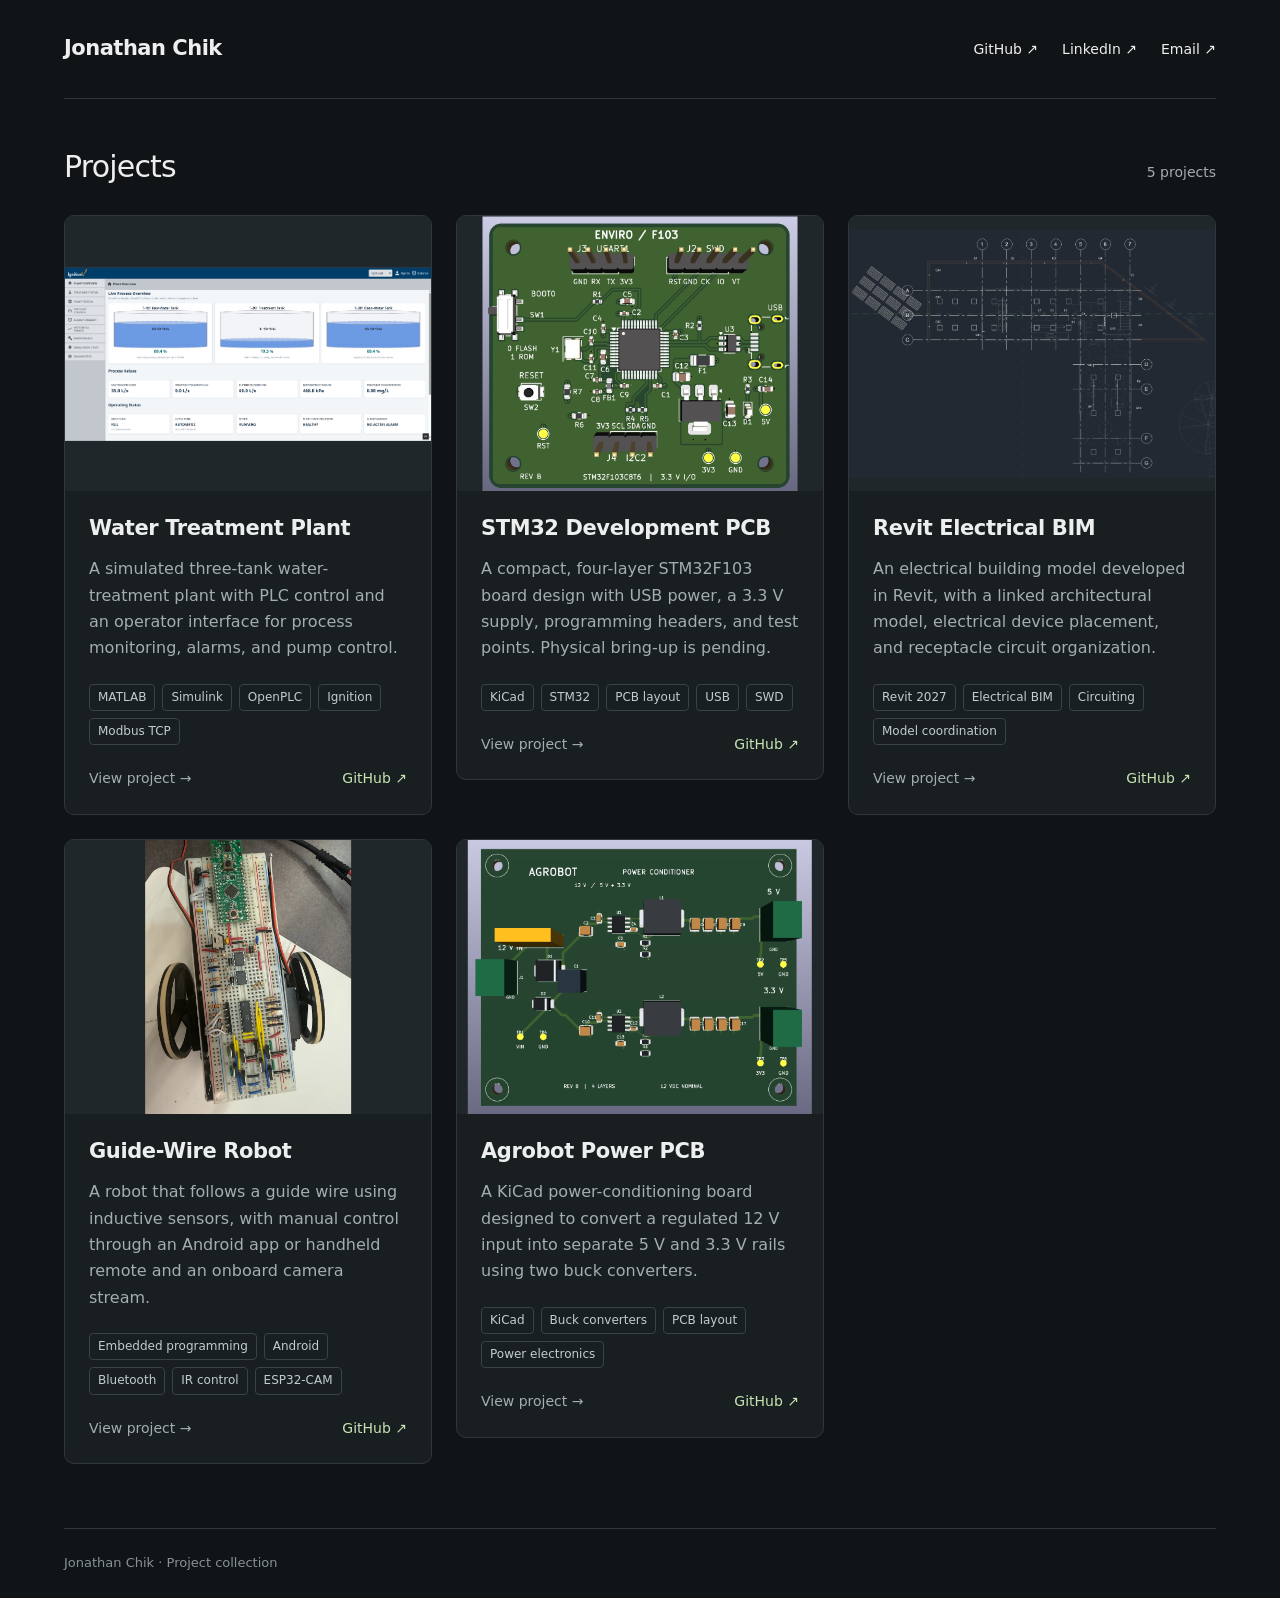
<file: index.html>
<!doctype html>
<html lang="en"><head><meta charset="UTF-8"><meta name="viewport" content="width=device-width, initial-scale=1"><meta name="description" content="Engineering projects by Jonathan Chik."><title>Projects — Jonathan Chik</title><link rel="icon" href="data:image/svg+xml,%3Csvg xmlns='http://www.w3.org/2000/svg' viewBox='0 0 40 40'%3E%3Crect width='40' height='40' rx='8' fill='%2312181b'/%3E%3Ctext x='7' y='28' font-size='24' fill='%23c7f0aa'%3EJC%3C/text%3E%3C/svg%3E"><link rel="stylesheet" href="styles.css"><script defer src="projects.js"></script><script defer src="app.js"></script></head>
<body><a class="skip" href="#work">Skip to projects</a><header><a class="name" href="./">Jonathan Chik</a><nav class="contact-links" aria-label="Contact and profiles"><a href="https://github.com/jchik1102" target="_blank" rel="noopener noreferrer">GitHub ↗</a><a href="https://www.linkedin.com/in/jonathan-chik-1102p" target="_blank" rel="noopener noreferrer">LinkedIn ↗</a><a href="mailto:jonathanchik06@gmail.com">Email ↗</a></nav></header><main><div class="page-heading"><h1>Projects</h1><span id="project-count"></span></div><section id="work" aria-label="Projects"></section></main><footer>Jonathan Chik · Project collection</footer><dialog id="image-viewer" aria-label="Project image"><button id="close-viewer" aria-label="Close image">✕</button><img alt=""><p></p></dialog></body></html>
</file>
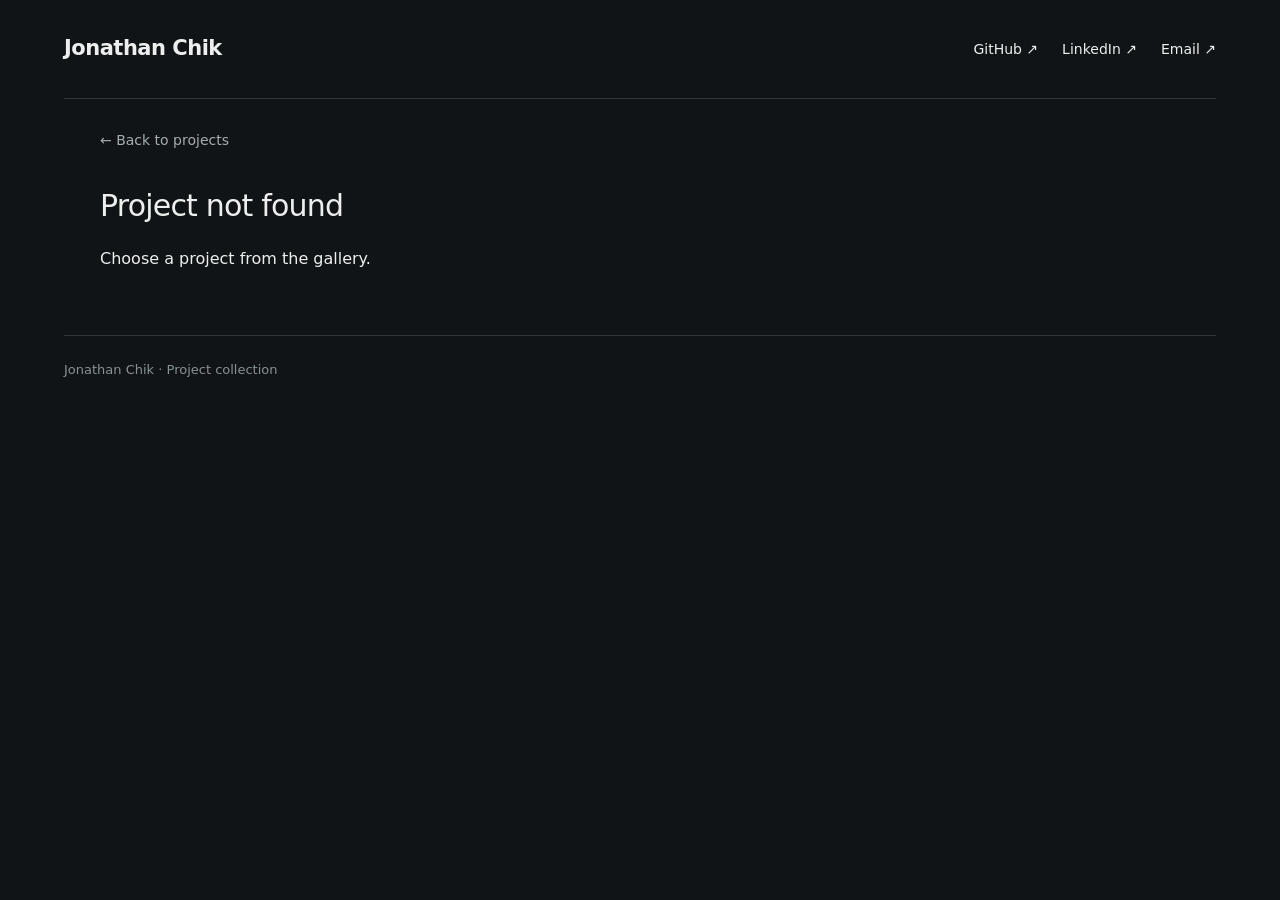
<file: project.html>
<!doctype html>
<html lang="en"><head><meta charset="UTF-8"><meta name="viewport" content="width=device-width, initial-scale=1"><meta name="description" content="Engineering project overview by Jonathan Chik."><title>Project — Jonathan Chik</title><link rel="icon" href="data:image/svg+xml,%3Csvg xmlns='http://www.w3.org/2000/svg' viewBox='0 0 40 40'%3E%3Crect width='40' height='40' rx='8' fill='%2312181b'/%3E%3Ctext x='7' y='28' font-size='24' fill='%23c7f0aa'%3EJC%3C/text%3E%3C/svg%3E"><link rel="stylesheet" href="styles.css"><script defer src="projects.js"></script><script defer src="app.js"></script></head>
<body><a class="skip" href="#project-detail">Skip to project</a><header><a class="name" href="./">Jonathan Chik</a><nav class="contact-links" aria-label="Contact and profiles"><a href="https://github.com/jchik1102" target="_blank" rel="noopener noreferrer">GitHub ↗</a><a href="https://www.linkedin.com/in/jonathan-chik-1102p" target="_blank" rel="noopener noreferrer">LinkedIn ↗</a><a href="mailto:jonathanchik06@gmail.com">Email ↗</a></nav></header><main id="project-detail" class="detail-page"></main><footer>Jonathan Chik · Project collection</footer><dialog id="image-viewer" aria-label="Project image"><button id="close-viewer" aria-label="Close image">✕</button><img alt=""><p></p></dialog></body></html>
</file>
<file: styles.css>
:root{color-scheme:dark;--bg:#111416;--panel:#191e21;--line:#30373a;--ink:#ecefed;--muted:#a4adaf;--accent:#c6e4b2}*{box-sizing:border-box}body{margin:0;background:var(--bg);color:var(--ink);font:16px/1.6 system-ui,-apple-system,BlinkMacSystemFont,"Segoe UI",sans-serif}a{color:inherit;text-decoration:none}a:hover{color:var(--accent)}a:focus-visible,button:focus-visible{outline:2px solid var(--accent);outline-offset:5px}header,main,footer{width:min(1240px,90%);margin:auto}header{display:flex;align-items:center;justify-content:space-between;padding:30px 0;border-bottom:1px solid var(--line);font-size:14px}.name{font-size:21px;font-weight:600;letter-spacing:-.5px}.page-heading{display:flex;align-items:baseline;justify-content:space-between;margin:44px 0 24px}h1{font-size:30px;font-weight:500;letter-spacing:-.8px;margin:0}#project-count{color:var(--muted);font-size:14px}#work{display:grid;grid-template-columns:repeat(3,minmax(0,1fr));gap:24px;align-items:start}.project{border:1px solid var(--line);border-radius:10px;overflow:hidden;background:var(--panel)}.gallery{display:flex;overflow-x:auto;scroll-snap-type:x mandatory}.gallery>*{flex:0 0 100%;scroll-snap-align:start}.image-placeholder,.image-button{aspect-ratio:4/3;width:100%;border:0;border-bottom:1px solid var(--line);background:#20272b;display:flex;align-items:center;justify-content:center;flex-direction:column}.image-placeholder span{font-size:14px;color:#aab5b8}.image-placeholder small{font-size:12px;color:#7f8b8f;margin-top:5px}.image-button{padding:0;cursor:zoom-in}.image-button img{display:block;width:100%;height:100%;object-fit:contain}.project-body{padding:24px}h2{font-size:21px;line-height:1.3;letter-spacing:-.4px;font-weight:550;margin:0 0 14px}.project-body p{margin:0;color:var(--muted);font-size:16px;line-height:1.65}.tags{list-style:none;display:flex;flex-wrap:wrap;gap:7px;padding:0;margin:22px 0}.tags li{font-size:12px;color:#c2cccf;border:1px solid #384247;border-radius:4px;padding:3px 8px}.source{font-size:14px;color:var(--accent)}footer{margin-top:64px;padding:24px 0;border-top:1px solid var(--line);color:#879295;font-size:13px}.skip{position:fixed;top:-100px;left:20px;padding:10px;background:var(--accent);color:var(--bg)}.skip:focus{top:10px;z-index:5}dialog{border:1px solid var(--line);border-radius:8px;background:var(--bg);color:var(--ink);max-width:92vw;padding:45px 24px 20px}dialog::backdrop{background:#000d}dialog img{max-width:85vw;max-height:75vh;object-fit:contain}dialog p{margin:12px 0 0}#close-viewer{position:absolute;right:10px;top:5px;background:none;border:0;color:var(--ink);font-size:24px;cursor:pointer}@media(max-width:1000px){#work{grid-template-columns:repeat(2,minmax(0,1fr))}}@media(max-width:640px){#work{grid-template-columns:1fr}.page-heading{margin-top:30px}.project-body{padding:22px}header{padding:22px 0}.image-placeholder,.image-button{aspect-ratio:16/10}}
.project{position:relative}.project-link::after{content:"";position:absolute;inset:0;z-index:1}.project:has(.project-link:hover),.project:has(.project-link:focus-visible){border-color:#7f9b70}.project .source{position:relative;z-index:2}.cover{width:100%;height:auto;aspect-ratio:4/3;object-fit:contain;background:#20272b}.card-links{display:flex;justify-content:space-between;gap:16px}.detail-cue{font-size:14px;color:var(--muted)}.detail-page{max-width:1080px}.back-link{display:inline-block;font-size:14px;color:var(--muted);margin:30px 0}.detail-heading{max-width:780px;margin-bottom:30px}.detail-heading h1{font-size:clamp(30px,4vw,44px);line-height:1.2;margin-bottom:20px}.detail-heading p,.detail-page section p{color:var(--muted);margin:0;font-size:16px;line-height:1.8}.detail-cover .image-placeholder,.detail-cover .image-button{aspect-ratio:16/7;border:1px solid var(--line);border-radius:8px;overflow:hidden}.overview{max-width:780px;margin:40px 0}.detail-layout{display:grid;grid-template-columns:minmax(0,1.5fr) minmax(0,1fr);gap:60px}.detail-copy section{margin-bottom:32px}.detail-page h2{font-size:22px;font-weight:500}.detail-images figure{margin:0 0 28px}.detail-images .image-placeholder,.detail-images .image-button{border:1px solid var(--line);border-radius:8px;overflow:hidden}.detail-images figcaption{color:var(--muted);font-size:13px;margin-top:10px}.bottom-back{border-top:1px solid var(--line);padding-top:24px;width:100%}@media(max-width:760px){.detail-layout{grid-template-columns:1fr;gap:10px}.detail-cover .image-placeholder,.detail-cover .image-button{aspect-ratio:4/3}.detail-images{display:grid;grid-template-columns:repeat(2,minmax(0,1fr));gap:18px}}@media(max-width:480px){.detail-images{grid-template-columns:1fr}}
header{gap:18px;flex-wrap:wrap}.contact-links{display:flex;gap:24px;align-items:center;justify-content:flex-end;margin-left:auto;flex-wrap:wrap}.contact-links a{white-space:nowrap;padding:8px 0}@media(max-width:480px){.contact-links{gap:18px}header{row-gap:6px}.contact-links a{min-height:44px;display:inline-flex;align-items:center}}
.photo-frame{display:block;position:relative;width:100%;height:100%;overflow:hidden;background:#20272b}.photo-frame img{position:absolute;left:50%;top:50%;max-width:none;object-fit:contain}.gallery>.photo-frame{height:auto;aspect-ratio:4/3}.detail-cover .image-button{aspect-ratio:16/10}.detail-images .image-button{aspect-ratio:4/3}dialog img{display:block;margin:auto}dialog img.quarter-turn{max-width:65vh;max-height:75vw;margin:12vh auto}dialog img:not(.quarter-turn){max-width:75vw;max-height:65vh}
dialog .viewer-frame{width:min(75vw,1100px);height:65vh}dialog .photo-frame img{max-width:none;max-height:none;margin:0}
</file>
